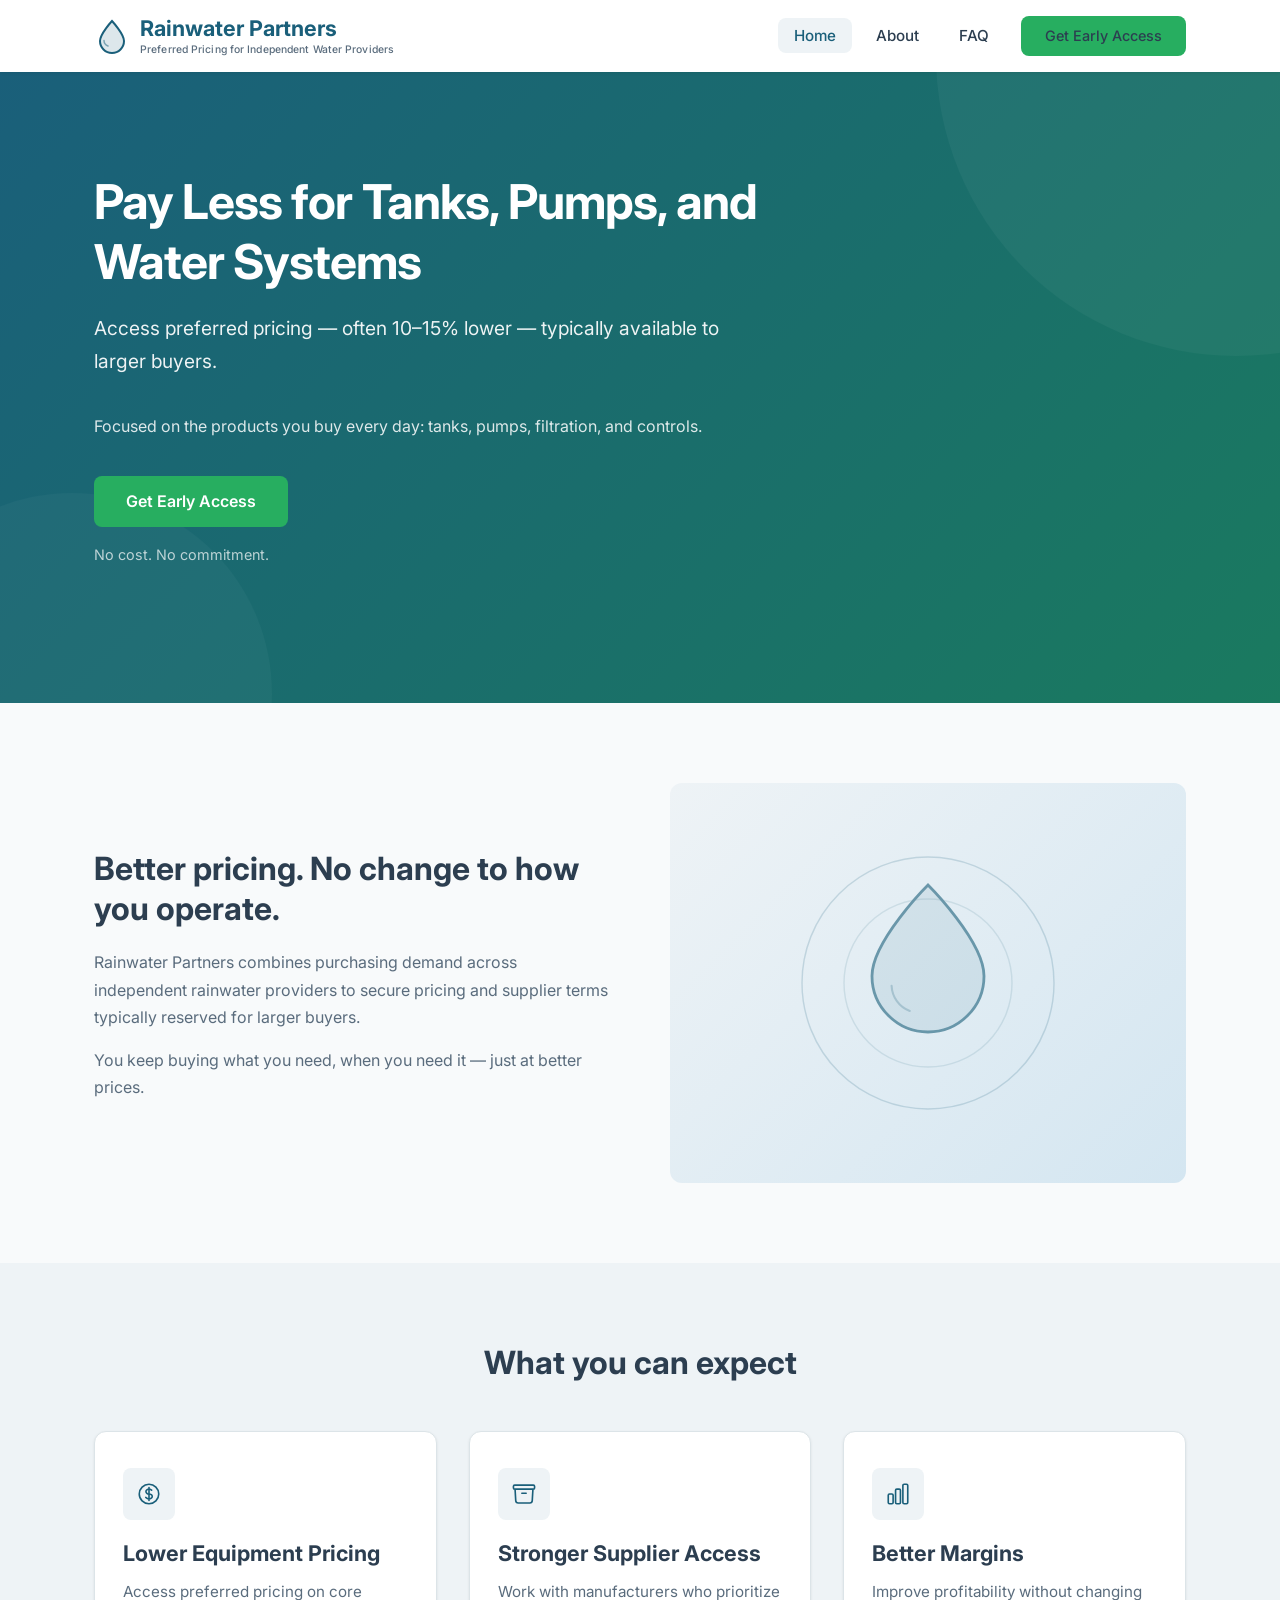
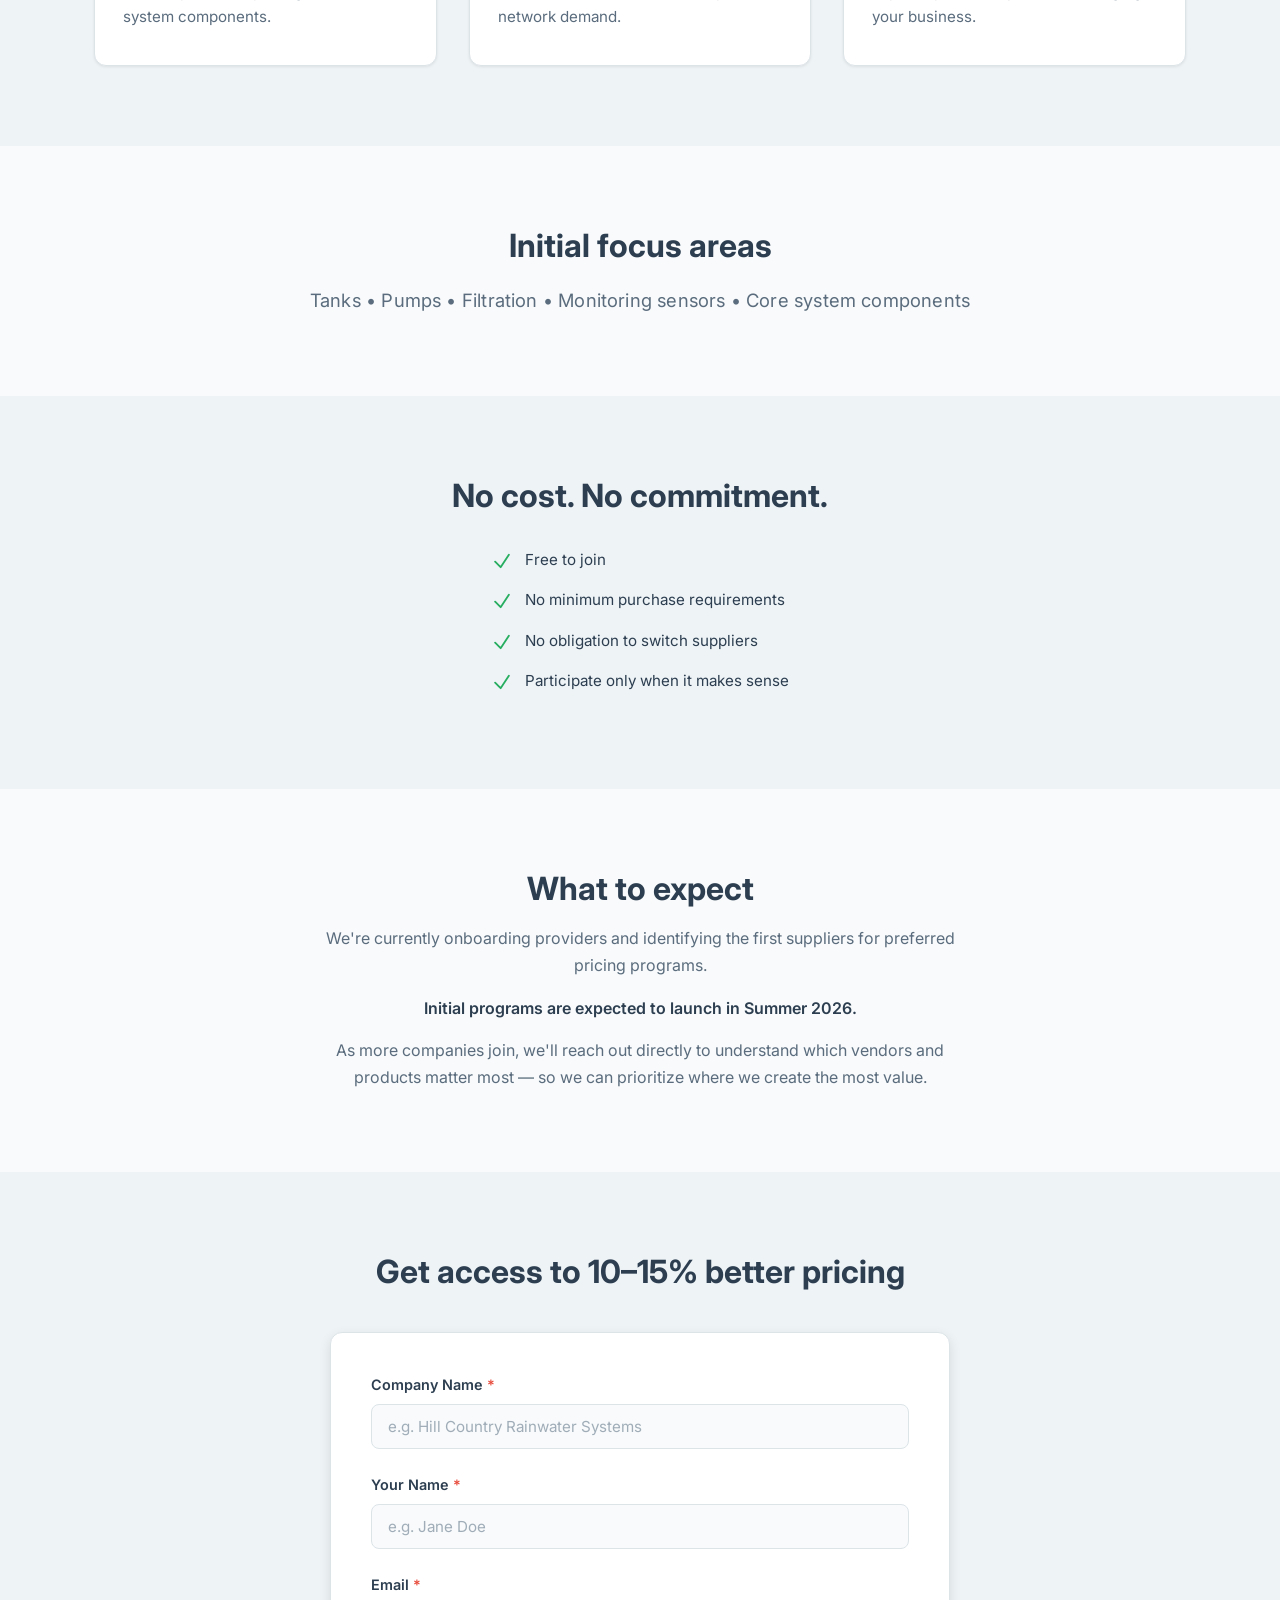
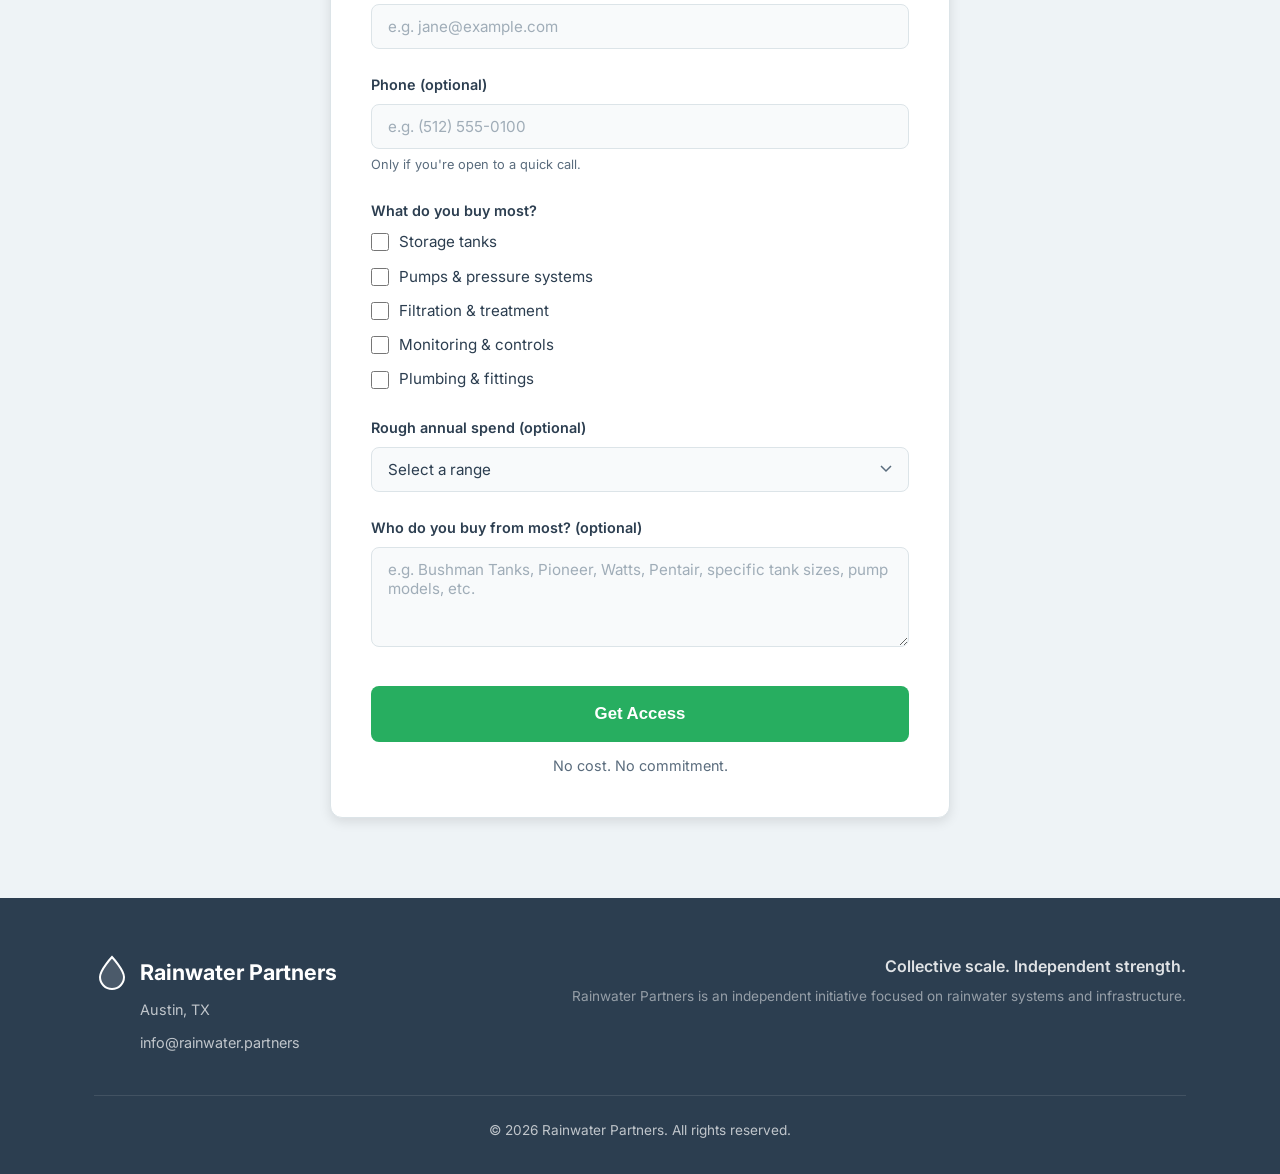
<file: index.html>
<!DOCTYPE html>
<html lang="en">
<head>
  <meta charset="UTF-8">
  <meta name="viewport" content="width=device-width, initial-scale=1.0">
  <meta name="description" content="Rainwater Partners negotiates preferred pricing on tanks, pumps, filtration, and monitoring systems on behalf of independent water providers. Join the waitlist today.">
  <title>Rainwater Partners &mdash; Preferred Pricing for Independent Water Providers</title>
  <link rel="icon" type="image/svg+xml" href="favicon.svg">
  <link rel="preconnect" href="https://fonts.googleapis.com">
  <link rel="preconnect" href="https://fonts.gstatic.com" crossorigin>
  <link href="https://fonts.googleapis.com/css2?family=Inter:wght@400;500;600;700&display=swap" rel="stylesheet">
  <link rel="stylesheet" href="css/styles.css">
</head>
<body>

  <!-- Header -->
  <header class="header">
    <div class="container">
      <a href="index.html" class="logo">
        <svg viewBox="0 0 36 36" fill="none" xmlns="http://www.w3.org/2000/svg">
          <path d="M18 3C18 3 6 16 6 23a12 12 0 0 0 24 0C30 16 18 3 18 3z" fill="currentColor" opacity="0.15"/>
          <path d="M18 3C18 3 6 16 6 23a12 12 0 0 0 24 0C30 16 18 3 18 3z" stroke="currentColor" stroke-width="2" fill="none"/>
          <path d="M14 28a6 6 0 0 1-4-5.5" stroke="currentColor" stroke-width="1.5" stroke-linecap="round" opacity="0.5"/>
        </svg>
        <span class="logo__text">
          Rainwater Partners
          <span class="logo__subtitle">Preferred Pricing for Independent Water Providers</span>
        </span>
      </a>
      <nav>
        <div class="nav__overlay" id="navOverlay"></div>
        <ul class="nav__links" id="navLinks">
          <li><a href="index.html" class="active">Home</a></li>
          <li><a href="about.html">About</a></li>
          <li><a href="faq.html">FAQ</a></li>
          <li class="nav__cta"><a href="#join" class="btn btn--accent">Get Early Access</a></li>
        </ul>
        <button class="nav__toggle" id="navToggle" aria-label="Toggle navigation">
          <span></span><span></span><span></span>
        </button>
      </nav>
    </div>
  </header>

  <!-- Hero -->
  <section class="hero">
    <div class="container">
      <div class="hero__content">
        <h1>Pay Less for Tanks, Pumps, and Water Systems</h1>
        <p>Access preferred pricing &mdash; often 10&ndash;15% lower &mdash; typically available to larger buyers.</p>
        <p style="opacity:0.85;font-size:1rem;margin-bottom:36px;">Focused on the products you buy every day: tanks, pumps, filtration, and controls.</p>
        <div class="hero__actions">
          <a href="#join" class="btn btn--accent">Get Early Access</a>
        </div>
        <p style="opacity:0.7;font-size:0.9rem;margin-top:16px;">No cost. No commitment.</p>
      </div>
    </div>
  </section>

  <!-- Core Value -->
  <section class="section">
    <div class="container">
      <div class="about__grid">
        <div class="about__text">
          <h2>Better pricing. No change to how you operate.</h2>
          <p>Rainwater Partners combines purchasing demand across independent rainwater providers to secure pricing and supplier terms typically reserved for larger buyers.</p>
          <p>You keep buying what you need, when you need it &mdash; just at better prices.</p>
        </div>
        <div class="about__image">
          <svg viewBox="0 0 200 200" fill="none" xmlns="http://www.w3.org/2000/svg">
            <circle cx="100" cy="100" r="90" stroke="currentColor" stroke-width="1" opacity="0.3"/>
            <circle cx="100" cy="100" r="60" stroke="currentColor" stroke-width="1" opacity="0.2"/>
            <path d="M100 30C100 30 60 70 60 95a40 40 0 0 0 80 0c0-25-40-65-40-65z" fill="currentColor" opacity="0.15"/>
            <path d="M100 30C100 30 60 70 60 95a40 40 0 0 0 80 0c0-25-40-65-40-65z" stroke="currentColor" stroke-width="2" fill="none"/>
            <path d="M87 120a20 20 0 0 1-13-18" stroke="currentColor" stroke-width="1.5" stroke-linecap="round" opacity="0.4"/>
          </svg>
        </div>
      </div>
    </div>
  </section>

  <!-- What You Get -->
  <section class="section section--alt">
    <div class="container">
      <div class="text-center">
        <h2>What you can expect</h2>
      </div>
      <div class="features__grid">
        <div class="feature-card">
          <div class="feature-card__icon">
            <svg xmlns="http://www.w3.org/2000/svg" fill="none" viewBox="0 0 24 24" stroke-width="1.5" stroke="currentColor"><path stroke-linecap="round" stroke-linejoin="round" d="M12 6v12m-3-2.818.879.659c1.171.879 3.07.879 4.242 0 1.172-.879 1.172-2.303 0-3.182C13.536 12.219 12.768 12 12 12c-.725 0-1.45-.22-2.003-.659-1.106-.879-1.106-2.303 0-3.182s2.9-.879 4.006 0l.415.33M21 12a9 9 0 1 1-18 0 9 9 0 0 1 18 0Z"/></svg>
          </div>
          <h3>Lower Equipment Pricing</h3>
          <p>Access preferred pricing on core system components.</p>
        </div>
        <div class="feature-card">
          <div class="feature-card__icon">
            <svg xmlns="http://www.w3.org/2000/svg" fill="none" viewBox="0 0 24 24" stroke-width="1.5" stroke="currentColor"><path stroke-linecap="round" stroke-linejoin="round" d="m20.25 7.5-.625 10.632a2.25 2.25 0 0 1-2.247 2.118H6.622a2.25 2.25 0 0 1-2.247-2.118L3.75 7.5M10 11.25h4M3.375 7.5h17.25c.621 0 1.125-.504 1.125-1.125v-1.5c0-.621-.504-1.125-1.125-1.125H3.375c-.621 0-1.125.504-1.125 1.125v1.5c0 .621.504 1.125 1.125 1.125Z"/></svg>
          </div>
          <h3>Stronger Supplier Access</h3>
          <p>Work with manufacturers who prioritize network demand.</p>
        </div>
        <div class="feature-card">
          <div class="feature-card__icon">
            <svg xmlns="http://www.w3.org/2000/svg" fill="none" viewBox="0 0 24 24" stroke-width="1.5" stroke="currentColor"><path stroke-linecap="round" stroke-linejoin="round" d="M3 13.125C3 12.504 3.504 12 4.125 12h2.25c.621 0 1.125.504 1.125 1.125v6.75C7.5 20.496 6.996 21 6.375 21h-2.25A1.125 1.125 0 0 1 3 19.875v-6.75ZM9.75 8.625c0-.621.504-1.125 1.125-1.125h2.25c.621 0 1.125.504 1.125 1.125v11.25c0 .621-.504 1.125-1.125 1.125h-2.25a1.125 1.125 0 0 1-1.125-1.125V8.625ZM16.5 4.125c0-.621.504-1.125 1.125-1.125h2.25C20.496 3 21 3.504 21 4.125v15.75c0 .621-.504 1.125-1.125 1.125h-2.25a1.125 1.125 0 0 1-1.125-1.125V4.125Z"/></svg>
          </div>
          <h3>Better Margins</h3>
          <p>Improve profitability without changing your business.</p>
        </div>
      </div>
    </div>
  </section>

  <!-- Products -->
  <section class="section">
    <div class="container">
      <div class="text-center">
        <h2>Initial focus areas</h2>
        <p class="products__list">Tanks &bull; Pumps &bull; Filtration &bull; Monitoring sensors &bull; Core system components</p>
      </div>
    </div>
  </section>

  <!-- No Downside -->
  <section class="section section--alt">
    <div class="container">
      <div class="text-center" style="max-width:620px;margin:0 auto;">
        <h2>No cost. No commitment.</h2>
        <ul class="about__values" style="margin-top:32px;text-align:left;display:inline-block;">
          <li>
            <svg xmlns="http://www.w3.org/2000/svg" fill="none" viewBox="0 0 24 24" stroke-width="2" stroke="currentColor"><path stroke-linecap="round" stroke-linejoin="round" d="m4.5 12.75 6 6 9-13.5"/></svg>
            Free to join
          </li>
          <li>
            <svg xmlns="http://www.w3.org/2000/svg" fill="none" viewBox="0 0 24 24" stroke-width="2" stroke="currentColor"><path stroke-linecap="round" stroke-linejoin="round" d="m4.5 12.75 6 6 9-13.5"/></svg>
            No minimum purchase requirements
          </li>
          <li>
            <svg xmlns="http://www.w3.org/2000/svg" fill="none" viewBox="0 0 24 24" stroke-width="2" stroke="currentColor"><path stroke-linecap="round" stroke-linejoin="round" d="m4.5 12.75 6 6 9-13.5"/></svg>
            No obligation to switch suppliers
          </li>
          <li>
            <svg xmlns="http://www.w3.org/2000/svg" fill="none" viewBox="0 0 24 24" stroke-width="2" stroke="currentColor"><path stroke-linecap="round" stroke-linejoin="round" d="m4.5 12.75 6 6 9-13.5"/></svg>
            Participate only when it makes sense
          </li>
        </ul>
      </div>
    </div>
  </section>

  <!-- What To Expect -->
  <section class="section">
    <div class="container">
      <div class="text-center" style="max-width:660px;margin:0 auto;">
        <h2>What to expect</h2>
        <p style="color:var(--color-text-light);margin-top:16px;line-height:1.7;">We're currently onboarding providers and identifying the first suppliers for preferred pricing programs.</p>
        <p style="color:var(--color-text);font-weight:600;margin-top:16px;">Initial programs are expected to launch in Summer 2026.</p>
        <p style="color:var(--color-text-light);margin-top:16px;line-height:1.7;">As more companies join, we'll reach out directly to understand which vendors and products matter most &mdash; so we can prioritize where we create the most value.</p>
      </div>
    </div>
  </section>

  <!-- CTA / Join Form -->
  <section class="section section--alt" id="join">
    <div class="container">
      <div class="form-section">
        <div class="form-section__intro">
          <h2>Get access to 10&ndash;15% better pricing</h2>
        </div>

        <form class="form" id="signupForm" novalidate>
          <div class="form__group">
            <label class="form__label" for="companyName">Company Name <span>*</span></label>
            <input class="form__input" type="text" id="companyName" name="companyName" placeholder="e.g. Hill Country Rainwater Systems" required>
          </div>

          <div class="form__group">
            <label class="form__label" for="contactName">Your Name <span>*</span></label>
            <input class="form__input" type="text" id="contactName" name="contactName" placeholder="e.g. Jane Doe" required>
          </div>

          <div class="form__group">
            <label class="form__label" for="email">Email <span>*</span></label>
            <input class="form__input" type="email" id="email" name="email" placeholder="e.g. jane@example.com" required>
          </div>

          <div class="form__group">
            <label class="form__label" for="phone">Phone (optional)</label>
            <input class="form__input" type="tel" id="phone" name="phone" placeholder="e.g. (512) 555-0100">
            <div class="form__hint">Only if you're open to a quick call.</div>
            <div class="form__nudge" id="phoneNudge">That doesn't look like a valid phone number.</div>
          </div>

          <div class="form__group">
            <label class="form__label">What do you buy most?</label>
            <div class="form__checkboxes">
              <label class="form__checkbox">
                <input type="checkbox" name="products" value="Storage tanks">
                <span>Storage tanks</span>
              </label>
              <label class="form__checkbox">
                <input type="checkbox" name="products" value="Pumps & pressure systems">
                <span>Pumps &amp; pressure systems</span>
              </label>
              <label class="form__checkbox">
                <input type="checkbox" name="products" value="Filtration & treatment">
                <span>Filtration &amp; treatment</span>
              </label>
              <label class="form__checkbox">
                <input type="checkbox" name="products" value="Monitoring & controls">
                <span>Monitoring &amp; controls</span>
              </label>
              <label class="form__checkbox">
                <input type="checkbox" name="products" value="Plumbing & fittings">
                <span>Plumbing &amp; fittings</span>
              </label>
            </div>
          </div>

          <div class="form__group">
            <label class="form__label" for="annualSpend">Rough annual spend (optional)</label>
            <select class="form__select" id="annualSpend" name="annualSpend">
              <option value="" disabled selected>Select a range</option>
              <option value="under-25k">Under $25,000</option>
              <option value="25k-50k">$25,000 &ndash; $50,000</option>
              <option value="50k-100k">$50,000 &ndash; $100,000</option>
              <option value="100k-250k">$100,000 &ndash; $250,000</option>
              <option value="250k-500k">$250,000 &ndash; $500,000</option>
              <option value="500k-plus">$500,000+</option>
            </select>
          </div>

          <div class="form__group">
            <label class="form__label" for="vendors">Who do you buy from most? (optional)</label>
            <textarea class="form__textarea" id="vendors" name="vendors" placeholder="e.g. Bushman Tanks, Pioneer, Watts, Pentair, specific tank sizes, pump models, etc."></textarea>
          </div>

          <button type="submit" class="btn btn--accent">Get Access</button>
          <div class="form__error" id="formError"></div>
          <p style="text-align:center;color:var(--color-text-light);font-size:0.9rem;margin-top:12px;">No cost. No commitment.</p>
        </form>

        <!-- Success state -->
        <div class="form__success" id="formSuccess">
          <svg xmlns="http://www.w3.org/2000/svg" fill="none" viewBox="0 0 24 24" stroke-width="1.5" stroke="currentColor">
            <path stroke-linecap="round" stroke-linejoin="round" d="M9 12.75 11.25 15 15 9.75M21 12a9 9 0 1 1-18 0 9 9 0 0 1 18 0Z"/>
          </svg>
          <h3>You're in.</h3>
          <p>We'll follow up directly to understand your purchasing priorities. Initial programs are expected to launch in Summer 2026.</p>
        </div>
      </div>
    </div>
  </section>

  <!-- Footer -->
  <footer class="footer">
    <div class="container">
      <div class="footer__simple">
        <div class="footer__brand">
          <a href="index.html" class="logo" style="color:#fff;">
            <svg viewBox="0 0 36 36" fill="none" xmlns="http://www.w3.org/2000/svg">
              <path d="M18 3C18 3 6 16 6 23a12 12 0 0 0 24 0C30 16 18 3 18 3z" fill="currentColor" opacity="0.15"/>
              <path d="M18 3C18 3 6 16 6 23a12 12 0 0 0 24 0C30 16 18 3 18 3z" stroke="currentColor" stroke-width="2" fill="none"/>
            </svg>
            Rainwater Partners
          </a>
          <p>Austin, TX</p>
          <p><a href="mailto:info@rainwater.partners">info@rainwater.partners</a></p>
        </div>
        <div class="footer__tagline">
          <p>Collective scale. Independent strength.</p>
          <p class="footer__note">Rainwater Partners is an independent initiative focused on rainwater systems and infrastructure.</p>
        </div>
      </div>
      <div class="footer__bottom">
        &copy; 2026 Rainwater Partners. All rights reserved.
      </div>
    </div>
  </footer>

  <script src="js/main.js"></script>
</body>
</html>
</file>
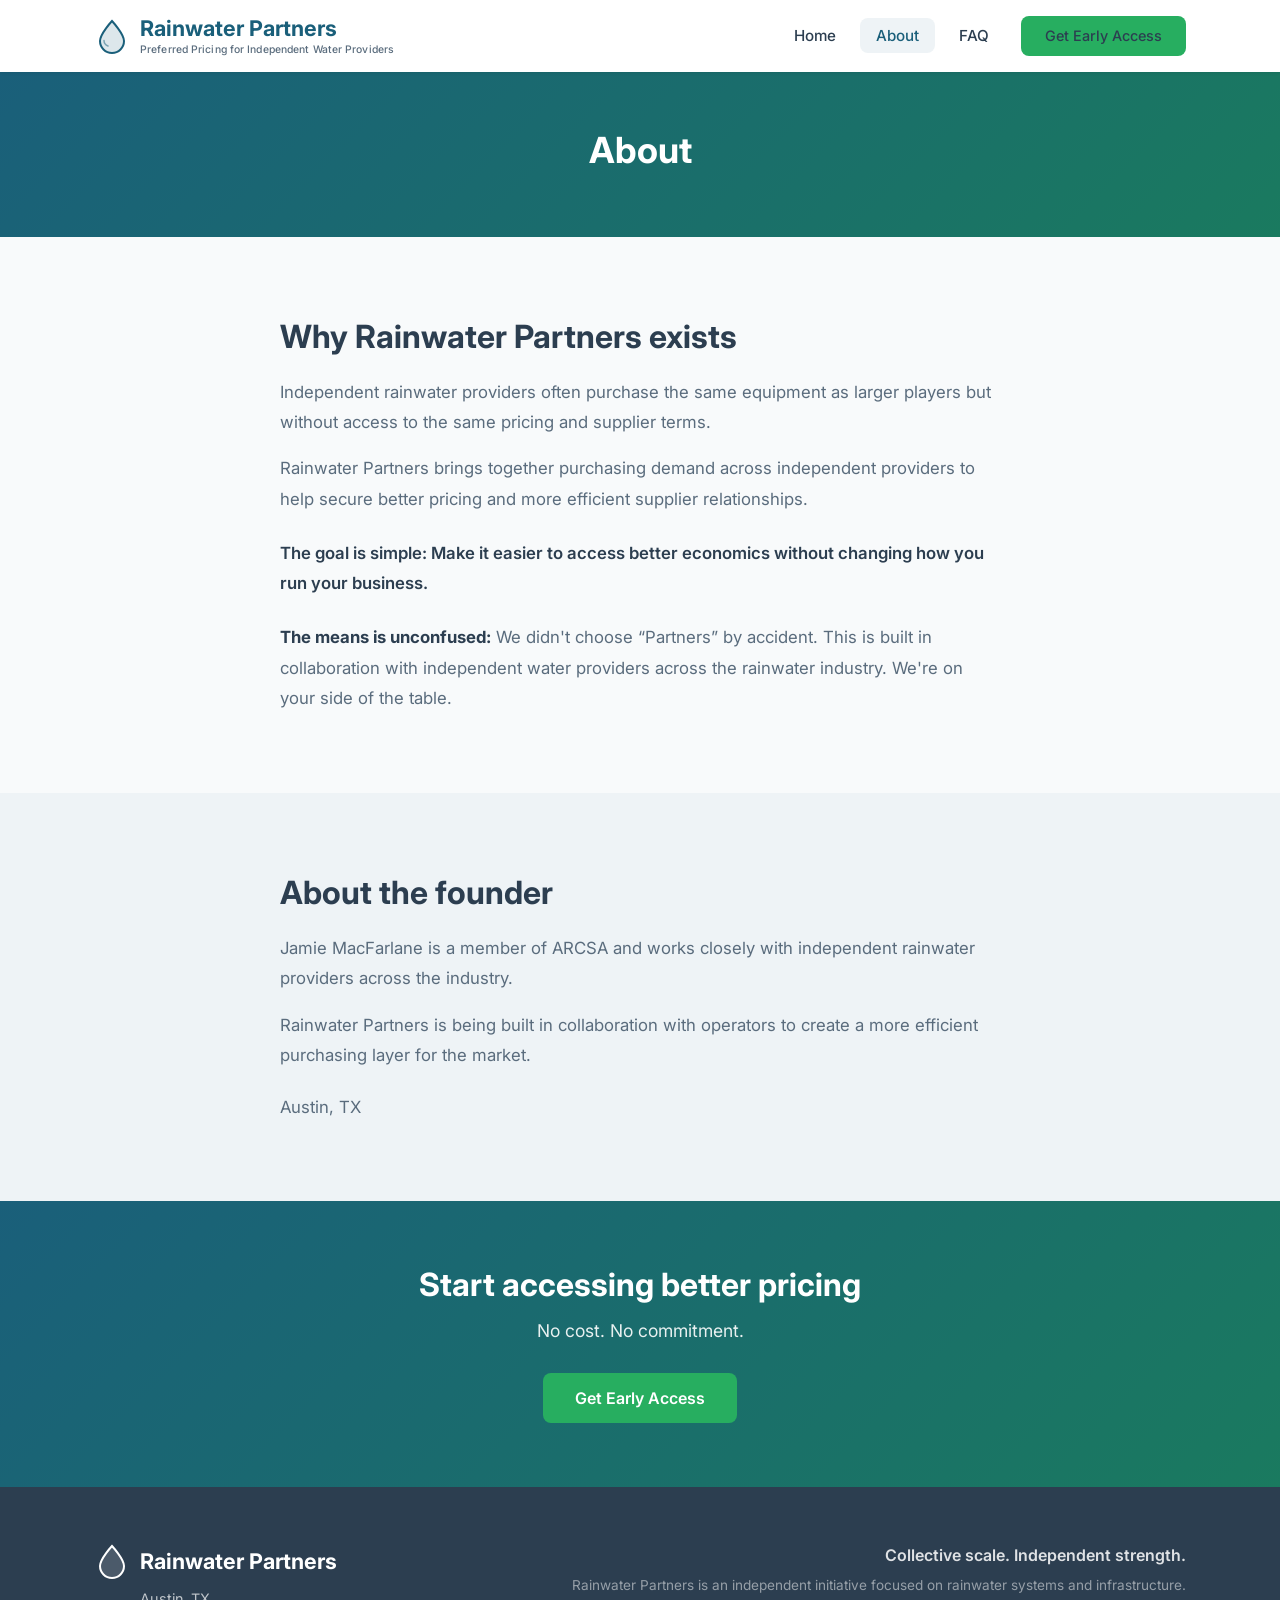
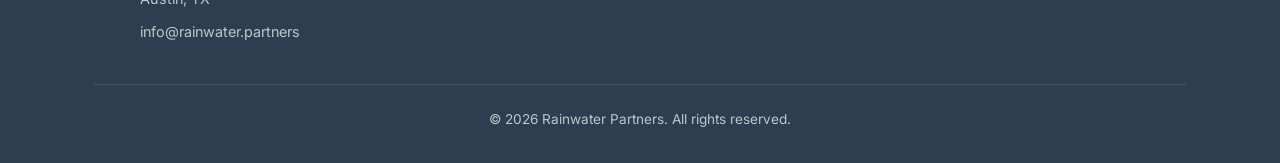
<file: about.html>
<!DOCTYPE html>
<html lang="en">
<head>
  <meta charset="UTF-8">
  <meta name="viewport" content="width=device-width, initial-scale=1.0">
  <meta name="description" content="Why Rainwater Partners exists — helping independent providers access better pricing and supplier terms through collective purchasing demand.">
  <title>About &mdash; Rainwater Partners</title>
  <link rel="icon" type="image/svg+xml" href="favicon.svg">
  <link rel="preconnect" href="https://fonts.googleapis.com">
  <link rel="preconnect" href="https://fonts.gstatic.com" crossorigin>
  <link href="https://fonts.googleapis.com/css2?family=Inter:wght@400;500;600;700&display=swap" rel="stylesheet">
  <link rel="stylesheet" href="css/styles.css">
</head>
<body>

  <!-- Header -->
  <header class="header">
    <div class="container">
      <a href="index.html" class="logo">
        <svg viewBox="0 0 36 36" fill="none" xmlns="http://www.w3.org/2000/svg">
          <path d="M18 3C18 3 6 16 6 23a12 12 0 0 0 24 0C30 16 18 3 18 3z" fill="currentColor" opacity="0.15"/>
          <path d="M18 3C18 3 6 16 6 23a12 12 0 0 0 24 0C30 16 18 3 18 3z" stroke="currentColor" stroke-width="2" fill="none"/>
          <path d="M14 28a6 6 0 0 1-4-5.5" stroke="currentColor" stroke-width="1.5" stroke-linecap="round" opacity="0.5"/>
        </svg>
        <span class="logo__text">
          Rainwater Partners
          <span class="logo__subtitle">Preferred Pricing for Independent Water Providers</span>
        </span>
      </a>
      <nav>
        <div class="nav__overlay" id="navOverlay"></div>
        <ul class="nav__links" id="navLinks">
          <li><a href="index.html">Home</a></li>
          <li><a href="about.html" class="active">About</a></li>
          <li><a href="faq.html">FAQ</a></li>
          <li class="nav__cta"><a href="index.html#join" class="btn btn--accent">Get Early Access</a></li>
        </ul>
        <button class="nav__toggle" id="navToggle" aria-label="Toggle navigation">
          <span></span><span></span><span></span>
        </button>
      </nav>
    </div>
  </header>

  <!-- Page Header -->
  <section class="page-header">
    <div class="container">
      <h1>About</h1>
    </div>
  </section>

  <!-- Why We Exist -->
  <section class="section">
    <div class="container">
      <div style="max-width:720px;margin:0 auto;">
        <h2>Why Rainwater Partners exists</h2>
        <p style="color:var(--color-text-light);margin-top:20px;line-height:1.8;font-size:1.05rem;">Independent rainwater providers often purchase the same equipment as larger players but without access to the same pricing and supplier terms.</p>
        <p style="color:var(--color-text-light);margin-top:16px;line-height:1.8;font-size:1.05rem;">Rainwater Partners brings together purchasing demand across independent providers to help secure better pricing and more efficient supplier relationships.</p>
        <p style="color:var(--color-text);margin-top:24px;line-height:1.8;font-size:1.05rem;font-weight:600;">The goal is simple: Make it easier to access better economics without changing how you run your business.</p>
        <p style="color:var(--color-text-light);margin-top:24px;line-height:1.8;font-size:1.05rem;"><strong style="color:var(--color-text);">The means is unconfused:</strong> We didn't choose &ldquo;Partners&rdquo; by accident. This is built in collaboration with independent water providers across the rainwater industry. We're on your side of the table.</p>
      </div>
    </div>
  </section>

  <!-- About the Founder -->
  <section class="section section--alt">
    <div class="container">
      <div style="max-width:720px;margin:0 auto;">
        <h2>About the founder</h2>
        <p style="color:var(--color-text-light);margin-top:20px;line-height:1.8;font-size:1.05rem;">Jamie MacFarlane is a member of ARCSA and works closely with independent rainwater providers across the industry.</p>
        <p style="color:var(--color-text-light);margin-top:16px;line-height:1.8;font-size:1.05rem;">Rainwater Partners is being built in collaboration with operators to create a more efficient purchasing layer for the market.</p>
        <p style="color:var(--color-text-light);margin-top:24px;font-size:1.05rem;">Austin, TX</p>
      </div>
    </div>
  </section>

  <!-- CTA Banner -->
  <section class="cta-banner">
    <div class="container">
      <h2>Start accessing better pricing</h2>
      <p>No cost. No commitment.</p>
      <a href="index.html#join" class="btn btn--accent">Get Early Access</a>
    </div>
  </section>

  <!-- Footer -->
  <footer class="footer">
    <div class="container">
      <div class="footer__simple">
        <div class="footer__brand">
          <a href="index.html" class="logo" style="color:#fff;">
            <svg viewBox="0 0 36 36" fill="none" xmlns="http://www.w3.org/2000/svg">
              <path d="M18 3C18 3 6 16 6 23a12 12 0 0 0 24 0C30 16 18 3 18 3z" fill="currentColor" opacity="0.15"/>
              <path d="M18 3C18 3 6 16 6 23a12 12 0 0 0 24 0C30 16 18 3 18 3z" stroke="currentColor" stroke-width="2" fill="none"/>
            </svg>
            Rainwater Partners
          </a>
          <p>Austin, TX</p>
          <p><a href="mailto:info@rainwater.partners">info@rainwater.partners</a></p>
        </div>
        <div class="footer__tagline">
          <p>Collective scale. Independent strength.</p>
          <p class="footer__note">Rainwater Partners is an independent initiative focused on rainwater systems and infrastructure.</p>
        </div>
      </div>
      <div class="footer__bottom">
        &copy; 2026 Rainwater Partners. All rights reserved.
      </div>
    </div>
  </footer>

  <script src="js/main.js"></script>
</body>
</html>
</file>
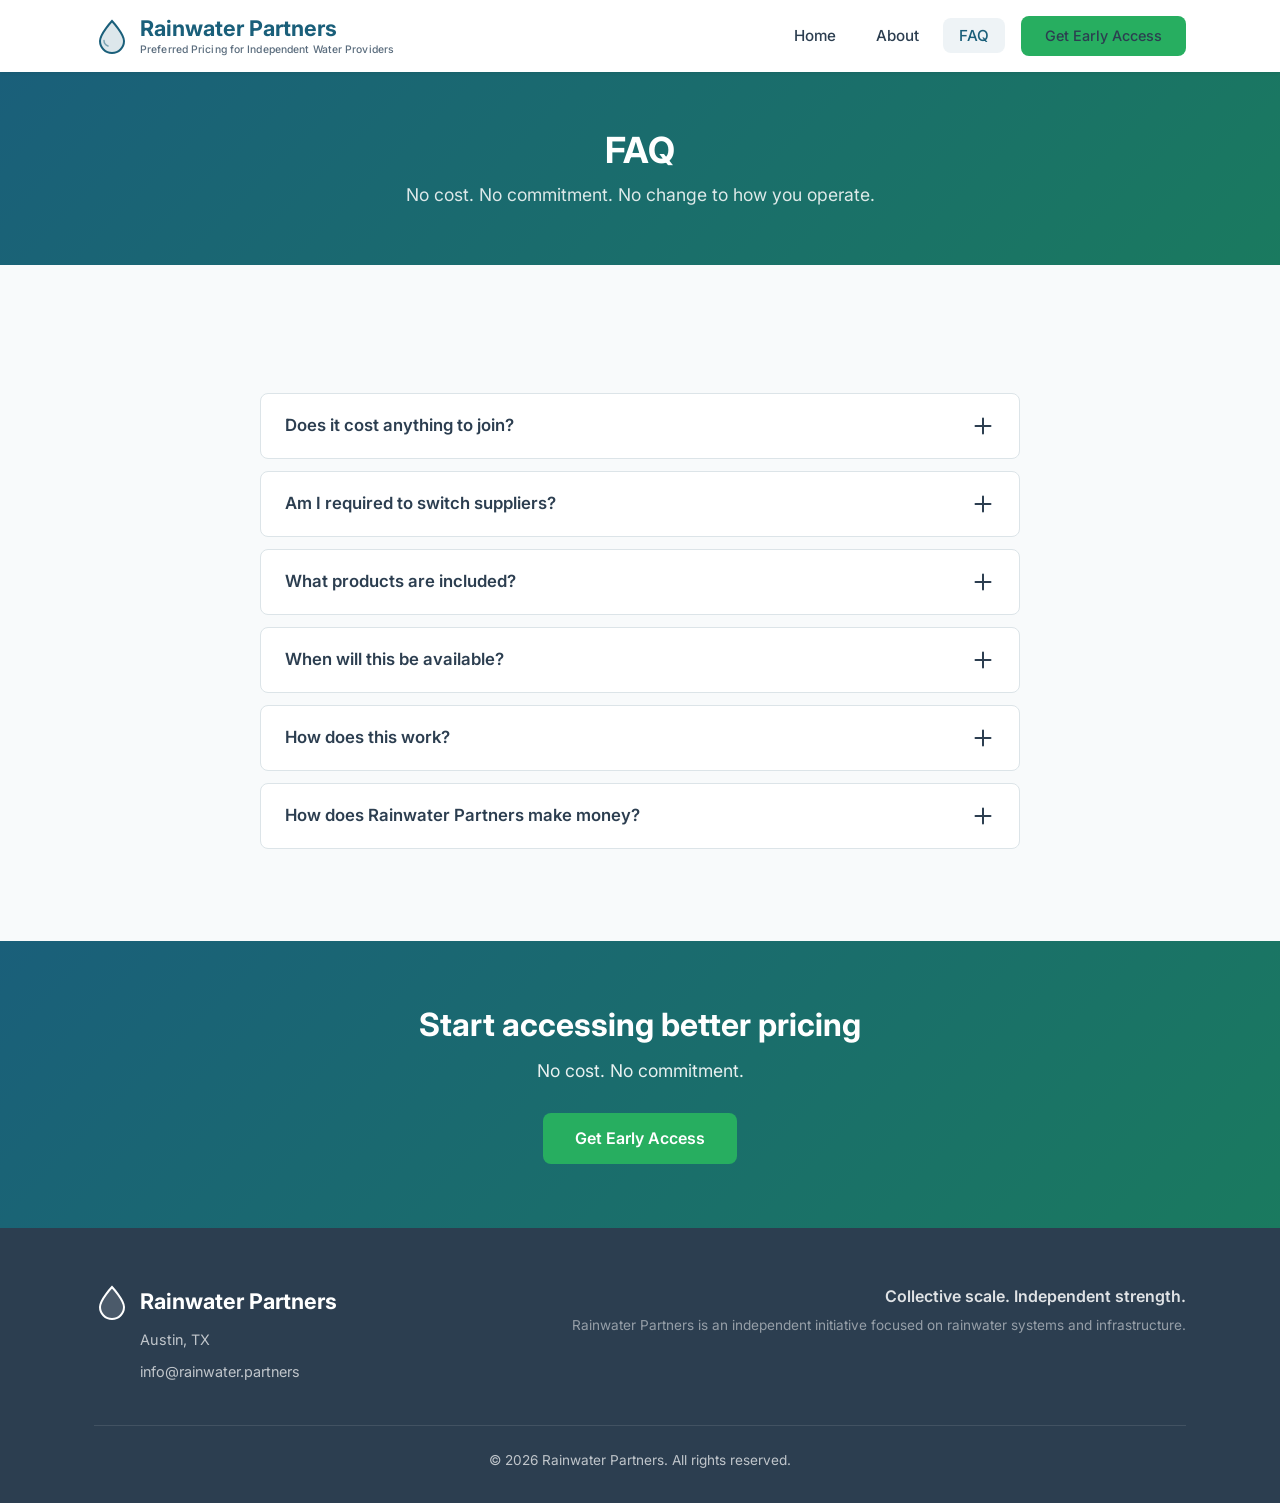
<file: faq.html>
<!DOCTYPE html>
<html lang="en">
<head>
  <meta charset="UTF-8">
  <meta name="viewport" content="width=device-width, initial-scale=1.0">
  <meta name="description" content="Frequently asked questions about Rainwater Partners — no cost, no commitment, no change to how you operate.">
  <title>FAQ &mdash; Rainwater Partners</title>
  <link rel="icon" type="image/svg+xml" href="favicon.svg">
  <link rel="preconnect" href="https://fonts.googleapis.com">
  <link rel="preconnect" href="https://fonts.gstatic.com" crossorigin>
  <link href="https://fonts.googleapis.com/css2?family=Inter:wght@400;500;600;700&display=swap" rel="stylesheet">
  <link rel="stylesheet" href="css/styles.css">
</head>
<body>

  <!-- Header -->
  <header class="header">
    <div class="container">
      <a href="index.html" class="logo">
        <svg viewBox="0 0 36 36" fill="none" xmlns="http://www.w3.org/2000/svg">
          <path d="M18 3C18 3 6 16 6 23a12 12 0 0 0 24 0C30 16 18 3 18 3z" fill="currentColor" opacity="0.15"/>
          <path d="M18 3C18 3 6 16 6 23a12 12 0 0 0 24 0C30 16 18 3 18 3z" stroke="currentColor" stroke-width="2" fill="none"/>
          <path d="M14 28a6 6 0 0 1-4-5.5" stroke="currentColor" stroke-width="1.5" stroke-linecap="round" opacity="0.5"/>
        </svg>
        <span class="logo__text">
          Rainwater Partners
          <span class="logo__subtitle">Preferred Pricing for Independent Water Providers</span>
        </span>
      </a>
      <nav>
        <div class="nav__overlay" id="navOverlay"></div>
        <ul class="nav__links" id="navLinks">
          <li><a href="index.html">Home</a></li>
          <li><a href="about.html">About</a></li>
          <li><a href="faq.html" class="active">FAQ</a></li>
          <li class="nav__cta"><a href="index.html#join" class="btn btn--accent">Get Early Access</a></li>
        </ul>
        <button class="nav__toggle" id="navToggle" aria-label="Toggle navigation">
          <span></span><span></span><span></span>
        </button>
      </nav>
    </div>
  </header>

  <!-- Page Header -->
  <section class="page-header">
    <div class="container">
      <h1>FAQ</h1>
      <p>No cost. No commitment. No change to how you operate.</p>
    </div>
  </section>

  <!-- FAQ -->
  <section class="section">
    <div class="container">
      <div class="faq__list">

        <div class="faq__item">
          <button class="faq__question" aria-expanded="false">
            Does it cost anything to join?
            <svg class="faq__icon" xmlns="http://www.w3.org/2000/svg" fill="none" viewBox="0 0 24 24" stroke-width="2" stroke="currentColor"><path stroke-linecap="round" stroke-linejoin="round" d="M12 4.5v15m7.5-7.5h-15"/></svg>
          </button>
          <div class="faq__answer">
            <div class="faq__answer__inner">
              No. There is no cost to join or participate.
            </div>
          </div>
        </div>

        <div class="faq__item">
          <button class="faq__question" aria-expanded="false">
            Am I required to switch suppliers?
            <svg class="faq__icon" xmlns="http://www.w3.org/2000/svg" fill="none" viewBox="0 0 24 24" stroke-width="2" stroke="currentColor"><path stroke-linecap="round" stroke-linejoin="round" d="M12 4.5v15m7.5-7.5h-15"/></svg>
          </button>
          <div class="faq__answer">
            <div class="faq__answer__inner">
              No. You choose what to buy and when. There are no requirements or commitments.
            </div>
          </div>
        </div>

        <div class="faq__item">
          <button class="faq__question" aria-expanded="false">
            What products are included?
            <svg class="faq__icon" xmlns="http://www.w3.org/2000/svg" fill="none" viewBox="0 0 24 24" stroke-width="2" stroke="currentColor"><path stroke-linecap="round" stroke-linejoin="round" d="M12 4.5v15m7.5-7.5h-15"/></svg>
          </button>
          <div class="faq__answer">
            <div class="faq__answer__inner">
              Initial focus areas include tanks, pumps, filtration, monitoring systems, and core components.
            </div>
          </div>
        </div>

        <div class="faq__item">
          <button class="faq__question" aria-expanded="false">
            When will this be available?
            <svg class="faq__icon" xmlns="http://www.w3.org/2000/svg" fill="none" viewBox="0 0 24 24" stroke-width="2" stroke="currentColor"><path stroke-linecap="round" stroke-linejoin="round" d="M12 4.5v15m7.5-7.5h-15"/></svg>
          </button>
          <div class="faq__answer">
            <div class="faq__answer__inner">
              We're currently onboarding members and building initial supplier programs. Initial programs are expected to launch in Summer 2026.
            </div>
          </div>
        </div>

        <div class="faq__item">
          <button class="faq__question" aria-expanded="false">
            How does this work?
            <svg class="faq__icon" xmlns="http://www.w3.org/2000/svg" fill="none" viewBox="0 0 24 24" stroke-width="2" stroke="currentColor"><path stroke-linecap="round" stroke-linejoin="round" d="M12 4.5v15m7.5-7.5h-15"/></svg>
          </button>
          <div class="faq__answer">
            <div class="faq__answer__inner">
              We combine purchasing demand across providers and work with suppliers to offer preferred pricing programs based on that volume.
            </div>
          </div>
        </div>

        <div class="faq__item">
          <button class="faq__question" aria-expanded="false">
            How does Rainwater Partners make money?
            <svg class="faq__icon" xmlns="http://www.w3.org/2000/svg" fill="none" viewBox="0 0 24 24" stroke-width="2" stroke="currentColor"><path stroke-linecap="round" stroke-linejoin="round" d="M12 4.5v15m7.5-7.5h-15"/></svg>
          </button>
          <div class="faq__answer">
            <div class="faq__answer__inner">
              We need to keep the lights on too. Just like aggregating demand helps members get better pricing, it also helps the suppliers by allowing them to serve more customers with fewer conversations. Suppliers pay us for that efficiency. Our incentives are aligned with delivering better pricing to members&hellip;we only do well if the water providers do well!
            </div>
          </div>
        </div>

      </div>
    </div>
  </section>

  <!-- CTA Banner -->
  <section class="cta-banner">
    <div class="container">
      <h2>Start accessing better pricing</h2>
      <p>No cost. No commitment.</p>
      <a href="index.html#join" class="btn btn--accent">Get Early Access</a>
    </div>
  </section>

  <!-- Footer -->
  <footer class="footer">
    <div class="container">
      <div class="footer__simple">
        <div class="footer__brand">
          <a href="index.html" class="logo" style="color:#fff;">
            <svg viewBox="0 0 36 36" fill="none" xmlns="http://www.w3.org/2000/svg">
              <path d="M18 3C18 3 6 16 6 23a12 12 0 0 0 24 0C30 16 18 3 18 3z" fill="currentColor" opacity="0.15"/>
              <path d="M18 3C18 3 6 16 6 23a12 12 0 0 0 24 0C30 16 18 3 18 3z" stroke="currentColor" stroke-width="2" fill="none"/>
            </svg>
            Rainwater Partners
          </a>
          <p>Austin, TX</p>
          <p><a href="mailto:info@rainwater.partners">info@rainwater.partners</a></p>
        </div>
        <div class="footer__tagline">
          <p>Collective scale. Independent strength.</p>
          <p class="footer__note">Rainwater Partners is an independent initiative focused on rainwater systems and infrastructure.</p>
        </div>
      </div>
      <div class="footer__bottom">
        &copy; 2026 Rainwater Partners. All rights reserved.
      </div>
    </div>
  </footer>

  <script src="js/main.js"></script>
</body>
</html>
</file>
<file: css/styles.css>
/* ===== Reset & Base ===== */
*,
*::before,
*::after {
  margin: 0;
  padding: 0;
  box-sizing: border-box;
}

:root {
  --color-primary: #1a5f7a;
  --color-primary-dark: #134a5f;
  --color-primary-light: #2980b9;
  --color-accent: #27ae60;
  --color-accent-dark: #1e8c4c;
  --color-bg: #f8fafb;
  --color-bg-alt: #eef3f6;
  --color-text: #2c3e50;
  --color-text-light: #5a6c7d;
  --color-white: #ffffff;
  --color-border: #dce4e8;
  --shadow-sm: 0 1px 3px rgba(0, 0, 0, 0.08);
  --shadow-md: 0 4px 12px rgba(0, 0, 0, 0.1);
  --shadow-lg: 0 8px 30px rgba(0, 0, 0, 0.12);
  --radius: 8px;
  --radius-lg: 12px;
  --max-width: 1140px;
  --transition: 0.25s ease;
}

html {
  scroll-behavior: smooth;
  font-size: 16px;
}

body {
  font-family: 'Inter', -apple-system, BlinkMacSystemFont, 'Segoe UI', Roboto, Oxygen, sans-serif;
  color: var(--color-text);
  background: var(--color-bg);
  line-height: 1.6;
  -webkit-font-smoothing: antialiased;
}

img {
  max-width: 100%;
  display: block;
}

a {
  color: var(--color-primary);
  text-decoration: none;
  transition: color var(--transition);
}

a:hover {
  color: var(--color-primary-light);
}

h1, h2, h3, h4 {
  line-height: 1.25;
  font-weight: 700;
  color: var(--color-text);
}

h1 { font-size: 2.75rem; }
h2 { font-size: 2rem; }
h3 { font-size: 1.35rem; }

/* ===== Utility ===== */
.container {
  max-width: var(--max-width);
  margin: 0 auto;
  padding: 0 24px;
}

.section {
  padding: 80px 0;
}

.section--alt {
  background: var(--color-bg-alt);
}

.text-center {
  text-align: center;
}

.btn {
  display: inline-block;
  padding: 14px 32px;
  font-size: 1rem;
  font-weight: 600;
  border-radius: var(--radius);
  border: none;
  cursor: pointer;
  transition: all var(--transition);
  text-align: center;
  line-height: 1.4;
}

.btn--primary {
  background: var(--color-primary);
  color: var(--color-white);
}

.btn--primary:hover {
  background: var(--color-primary-dark);
  color: var(--color-white);
  transform: translateY(-1px);
  box-shadow: var(--shadow-md);
}

.btn--accent {
  background: var(--color-accent);
  color: var(--color-white);
}

.btn--accent:hover {
  background: var(--color-accent-dark);
  color: var(--color-white);
  transform: translateY(-1px);
  box-shadow: var(--shadow-md);
}

.btn--outline {
  background: transparent;
  color: var(--color-white);
  border: 2px solid var(--color-white);
}

.btn--outline:hover {
  background: var(--color-white);
  color: var(--color-primary);
}

/* ===== Header / Nav ===== */
.header {
  background: var(--color-white);
  box-shadow: var(--shadow-sm);
  position: sticky;
  top: 0;
  z-index: 1000;
}

.header .container {
  display: flex;
  align-items: center;
  justify-content: space-between;
  height: 72px;
}

.logo {
  display: flex;
  align-items: center;
  gap: 10px;
  font-size: 1.35rem;
  font-weight: 700;
  color: var(--color-primary);
}

.logo svg {
  width: 36px;
  height: 36px;
  flex-shrink: 0;
}

.logo:hover {
  color: var(--color-primary);
}

.nav__links {
  display: flex;
  align-items: center;
  gap: 8px;
  list-style: none;
}

.nav__links a {
  padding: 8px 16px;
  font-size: 0.95rem;
  font-weight: 500;
  color: var(--color-text);
  border-radius: var(--radius);
  transition: all var(--transition);
}

.nav__links a:hover,
.nav__links a.active {
  color: var(--color-primary);
  background: var(--color-bg-alt);
}

.nav__cta {
  margin-left: 8px;
}

.nav__cta .btn {
  padding: 10px 24px;
  font-size: 0.9rem;
}

/* Mobile nav toggle */
.nav__toggle {
  display: none;
  background: none;
  border: none;
  cursor: pointer;
  padding: 8px;
}

.nav__toggle span {
  display: block;
  width: 24px;
  height: 2px;
  background: var(--color-text);
  margin: 6px 0;
  border-radius: 2px;
  transition: all var(--transition);
}

/* ===== Hero ===== */
.hero {
  background: linear-gradient(135deg, var(--color-primary) 0%, #1a7a5f 100%);
  color: var(--color-white);
  padding: 100px 0;
  position: relative;
  overflow: hidden;
}

.hero::before {
  content: '';
  position: absolute;
  top: -50%;
  right: -20%;
  width: 600px;
  height: 600px;
  background: rgba(255, 255, 255, 0.04);
  border-radius: 50%;
}

.hero::after {
  content: '';
  position: absolute;
  bottom: -30%;
  left: -10%;
  width: 400px;
  height: 400px;
  background: rgba(255, 255, 255, 0.03);
  border-radius: 50%;
}

.hero__content {
  position: relative;
  z-index: 1;
  max-width: 680px;
}

.hero__tagline {
  display: inline-block;
  background: rgba(255, 255, 255, 0.15);
  padding: 6px 16px;
  border-radius: 20px;
  font-size: 0.9rem;
  font-weight: 500;
  margin-bottom: 24px;
  letter-spacing: 0.02em;
}

.hero h1 {
  color: var(--color-white);
  margin-bottom: 20px;
  font-size: 3rem;
  letter-spacing: -0.02em;
}

.hero p {
  font-size: 1.2rem;
  opacity: 0.92;
  margin-bottom: 36px;
  line-height: 1.7;
}

.hero__actions {
  display: flex;
  gap: 16px;
  flex-wrap: wrap;
}

/* ===== Features / Benefits Grid ===== */
.features__grid {
  display: grid;
  grid-template-columns: repeat(3, 1fr);
  gap: 32px;
  margin-top: 48px;
}

.feature-card {
  background: var(--color-white);
  padding: 36px 28px;
  border-radius: var(--radius-lg);
  box-shadow: var(--shadow-sm);
  transition: all var(--transition);
  border: 1px solid var(--color-border);
}

.feature-card:hover {
  box-shadow: var(--shadow-md);
  transform: translateY(-3px);
}

.feature-card__icon {
  width: 52px;
  height: 52px;
  background: var(--color-bg-alt);
  border-radius: var(--radius);
  display: flex;
  align-items: center;
  justify-content: center;
  margin-bottom: 20px;
  color: var(--color-primary);
}

.feature-card__icon svg {
  width: 26px;
  height: 26px;
}

.feature-card h3 {
  margin-bottom: 12px;
}

.feature-card p {
  color: var(--color-text-light);
  font-size: 0.95rem;
  line-height: 1.65;
}

/* ===== Stats Banner ===== */
.stats {
  background: var(--color-primary);
  color: var(--color-white);
  padding: 48px 0;
}

.stats__grid {
  display: grid;
  grid-template-columns: repeat(4, 1fr);
  gap: 24px;
  text-align: center;
}

.stat__number {
  font-size: 2.5rem;
  font-weight: 700;
  letter-spacing: -0.02em;
}

.stat__label {
  font-size: 0.9rem;
  opacity: 0.85;
  margin-top: 4px;
}

/* ===== About Section ===== */
.about__grid {
  display: grid;
  grid-template-columns: 1fr 1fr;
  gap: 60px;
  align-items: center;
}

.about__text h2 {
  margin-bottom: 20px;
}

.about__text p {
  color: var(--color-text-light);
  margin-bottom: 16px;
  line-height: 1.7;
}

.about__values {
  list-style: none;
  margin-top: 24px;
}

.about__values li {
  display: flex;
  align-items: flex-start;
  gap: 12px;
  margin-bottom: 16px;
  font-size: 0.95rem;
}

.about__values li svg {
  width: 22px;
  height: 22px;
  color: var(--color-accent);
  flex-shrink: 0;
  margin-top: 2px;
}

.about__image {
  background: linear-gradient(135deg, var(--color-bg-alt) 0%, #d4e6f1 100%);
  border-radius: var(--radius-lg);
  padding: 48px;
  display: flex;
  align-items: center;
  justify-content: center;
  min-height: 400px;
}

.about__image svg {
  width: 100%;
  max-width: 280px;
  height: auto;
  color: var(--color-primary);
  opacity: 0.6;
}

/* ===== Team ===== */
.team__grid {
  display: grid;
  grid-template-columns: repeat(3, 1fr);
  gap: 32px;
  margin-top: 48px;
}

.team-card {
  background: var(--color-white);
  border-radius: var(--radius-lg);
  padding: 32px;
  text-align: center;
  border: 1px solid var(--color-border);
}

.team-card__avatar {
  width: 80px;
  height: 80px;
  border-radius: 50%;
  background: var(--color-bg-alt);
  margin: 0 auto 16px;
  display: flex;
  align-items: center;
  justify-content: center;
  font-size: 1.5rem;
  font-weight: 700;
  color: var(--color-primary);
}

.team-card h3 {
  margin-bottom: 4px;
  font-size: 1.1rem;
}

.team-card__role {
  color: var(--color-primary);
  font-size: 0.85rem;
  font-weight: 600;
  text-transform: uppercase;
  letter-spacing: 0.05em;
}

.team-card p {
  margin-top: 12px;
  color: var(--color-text-light);
  font-size: 0.9rem;
  line-height: 1.6;
}

/* ===== FAQ ===== */
.faq__list {
  max-width: 760px;
  margin: 48px auto 0;
}

.faq__item {
  background: var(--color-white);
  border: 1px solid var(--color-border);
  border-radius: var(--radius);
  margin-bottom: 12px;
  overflow: hidden;
  transition: box-shadow var(--transition);
}

.faq__item:hover {
  box-shadow: var(--shadow-sm);
}

.faq__question {
  width: 100%;
  background: none;
  border: none;
  padding: 20px 24px;
  font-size: 1.05rem;
  font-weight: 600;
  color: var(--color-text);
  text-align: left;
  cursor: pointer;
  display: flex;
  justify-content: space-between;
  align-items: center;
  gap: 16px;
  font-family: inherit;
  line-height: 1.4;
}

.faq__question:hover {
  color: var(--color-primary);
}

.faq__icon {
  width: 24px;
  height: 24px;
  flex-shrink: 0;
  transition: transform var(--transition);
}

.faq__item.open .faq__icon {
  transform: rotate(45deg);
}

.faq__answer {
  max-height: 0;
  overflow: hidden;
  transition: max-height 0.35s ease, padding 0.35s ease;
}

.faq__answer__inner {
  padding: 0 24px 20px;
  color: var(--color-text-light);
  line-height: 1.7;
  font-size: 0.95rem;
}

.faq__item.open .faq__answer {
  max-height: 500px;
}

/* ===== Form ===== */
.form-section {
  max-width: 620px;
  margin: 0 auto;
}

.form-section__intro {
  text-align: center;
  margin-bottom: 40px;
}

.form-section__intro h2 {
  margin-bottom: 12px;
}

.form-section__intro p {
  color: var(--color-text-light);
  font-size: 1.05rem;
}

.form {
  background: var(--color-white);
  padding: 40px;
  border-radius: var(--radius-lg);
  box-shadow: var(--shadow-md);
  border: 1px solid var(--color-border);
}

.form__group {
  margin-bottom: 24px;
}

.form__label {
  display: block;
  font-weight: 600;
  font-size: 0.9rem;
  margin-bottom: 8px;
  color: var(--color-text);
}

.form__label span {
  color: #e74c3c;
}

.form__input,
.form__select,
.form__textarea {
  width: 100%;
  padding: 12px 16px;
  font-size: 0.95rem;
  border: 1.5px solid var(--color-border);
  border-radius: var(--radius);
  background: var(--color-bg);
  color: var(--color-text);
  font-family: inherit;
  transition: border-color var(--transition), box-shadow var(--transition);
}

.form__input:focus,
.form__select:focus,
.form__textarea:focus {
  outline: none;
  border-color: var(--color-primary);
  box-shadow: 0 0 0 3px rgba(26, 95, 122, 0.12);
}

.form__input::placeholder,
.form__textarea::placeholder {
  color: #a0adb8;
}

.form__textarea {
  resize: vertical;
  min-height: 100px;
}

.form__hint {
  font-size: 0.8rem;
  color: var(--color-text-light);
  margin-top: 6px;
}

.form__nudge {
  display: none;
  font-size: 0.85rem;
  color: #b7791f;
  background: #fef5e7;
  border: 1px solid #f4d9a0;
  border-radius: var(--radius);
  padding: 8px 12px;
  margin-top: 8px;
}

.form__nudge.show {
  display: block;
}

.form__error {
  display: none;
  font-size: 0.9rem;
  color: #c0392b;
  background: #fdecea;
  border: 1px solid #f5c6c0;
  border-radius: var(--radius);
  padding: 10px 14px;
  margin-top: 12px;
  text-align: center;
}

.form__error.show {
  display: block;
}

.form__select {
  appearance: none;
  background-image: url("data:image/svg+xml,%3Csvg xmlns='http://www.w3.org/2000/svg' width='12' height='8'%3E%3Cpath d='M1 1l5 5 5-5' stroke='%235a6c7d' stroke-width='1.5' fill='none'/%3E%3C/svg%3E");
  background-repeat: no-repeat;
  background-position: right 16px center;
  padding-right: 40px;
}

/* Checkboxes */
.form__checkboxes {
  display: flex;
  flex-direction: column;
  gap: 10px;
}

.form__checkbox {
  display: flex;
  align-items: center;
  gap: 10px;
  font-size: 0.95rem;
  color: var(--color-text);
  cursor: pointer;
}

.form__checkbox input[type="checkbox"] {
  width: 18px;
  height: 18px;
  accent-color: var(--color-primary);
  cursor: pointer;
  flex-shrink: 0;
}

.form .btn {
  width: 100%;
  padding: 16px;
  font-size: 1.05rem;
  margin-top: 8px;
}

.form__success {
  display: none;
  text-align: center;
  padding: 40px 20px;
}

.form__success.show {
  display: block;
}

.form__success svg {
  width: 56px;
  height: 56px;
  color: var(--color-accent);
  margin: 0 auto 20px;
  display: block;
}

.form__success h3 {
  margin: 0 0 8px;
  font-size: 1.4rem;
}

.form__success p {
  color: var(--color-text-light);
  margin: 0;
}

/* ===== Contact ===== */
.contact__grid {
  display: grid;
  grid-template-columns: 1fr 1fr;
  gap: 48px;
  margin-top: 48px;
}

.contact-card {
  background: var(--color-white);
  border-radius: var(--radius-lg);
  padding: 36px;
  border: 1px solid var(--color-border);
  display: flex;
  align-items: flex-start;
  gap: 20px;
  transition: box-shadow var(--transition);
}

.contact-card:hover {
  box-shadow: var(--shadow-md);
}

.contact-card__icon {
  width: 48px;
  height: 48px;
  background: var(--color-bg-alt);
  border-radius: var(--radius);
  display: flex;
  align-items: center;
  justify-content: center;
  flex-shrink: 0;
  color: var(--color-primary);
}

.contact-card__icon svg {
  width: 24px;
  height: 24px;
}

.contact-card h3 {
  font-size: 1.05rem;
  margin-bottom: 6px;
}

.contact-card p {
  color: var(--color-text-light);
  font-size: 0.95rem;
  line-height: 1.6;
}

.contact-card a {
  color: var(--color-primary);
  font-weight: 500;
}

.contact__message {
  grid-column: 1 / -1;
  background: var(--color-bg-alt);
  border-radius: var(--radius-lg);
  padding: 40px;
  text-align: center;
}

.contact__message h3 {
  margin-bottom: 8px;
}

.contact__message p {
  color: var(--color-text-light);
  margin-bottom: 24px;
}

/* ===== CTA Banner ===== */
.cta-banner {
  background: linear-gradient(135deg, var(--color-primary) 0%, #1a7a5f 100%);
  color: var(--color-white);
  padding: 64px 0;
  text-align: center;
}

.cta-banner h2 {
  color: var(--color-white);
  margin-bottom: 12px;
}

.cta-banner p {
  opacity: 0.9;
  font-size: 1.1rem;
  margin-bottom: 28px;
  max-width: 500px;
  margin-left: auto;
  margin-right: auto;
}

/* ===== Footer ===== */
.footer {
  background: var(--color-text);
  color: rgba(255, 255, 255, 0.7);
  padding: 56px 0 32px;
}

.footer__grid {
  display: grid;
  grid-template-columns: 2fr 1fr 1fr 1fr;
  gap: 40px;
}

.footer__brand p {
  font-size: 0.9rem;
  line-height: 1.7;
  margin-top: 12px;
  max-width: 280px;
}

.footer h4 {
  color: var(--color-white);
  font-size: 0.9rem;
  text-transform: uppercase;
  letter-spacing: 0.06em;
  margin-bottom: 16px;
}

.footer__links {
  list-style: none;
}

.footer__links li {
  margin-bottom: 10px;
}

.footer__links a {
  color: rgba(255, 255, 255, 0.7);
  font-size: 0.9rem;
  transition: color var(--transition);
}

.footer__links a:hover {
  color: var(--color-white);
}

.footer__bottom {
  border-top: 1px solid rgba(255, 255, 255, 0.1);
  margin-top: 40px;
  padding-top: 24px;
  text-align: center;
  font-size: 0.85rem;
}

/* ===== Page Header (inner pages) ===== */
.page-header {
  background: linear-gradient(135deg, var(--color-primary) 0%, #1a7a5f 100%);
  color: var(--color-white);
  padding: 56px 0;
  text-align: center;
}

.page-header h1 {
  color: var(--color-white);
  font-size: 2.25rem;
  margin-bottom: 8px;
}

.page-header p {
  opacity: 0.85;
  font-size: 1.1rem;
}

/* ===== Responsive ===== */
@media (max-width: 1024px) {
  .features__grid,
  .team__grid {
    grid-template-columns: repeat(2, 1fr) !important;
  }

  .footer__grid {
    grid-template-columns: 1fr 1fr;
  }
}

@media (max-width: 768px) {
  h1 { font-size: 2rem; }
  h2 { font-size: 1.5rem; }

  .section { padding: 56px 0; }

  /* Mobile nav */
  .nav__toggle {
    display: block;
    z-index: 1001;
  }

  .nav__links {
    position: fixed;
    top: 0;
    right: -100%;
    width: 280px;
    height: 100vh;
    background: var(--color-white);
    flex-direction: column;
    align-items: stretch;
    padding: 80px 24px 24px;
    gap: 4px;
    box-shadow: var(--shadow-lg);
    transition: right var(--transition);
    z-index: 1000;
  }

  .nav__links.open {
    right: 0;
  }

  .nav__cta {
    margin-left: 0;
    margin-top: 12px;
  }

  .nav__cta .btn {
    width: 100%;
  }

  .nav__overlay {
    display: none;
    position: fixed;
    inset: 0;
    background: rgba(0, 0, 0, 0.4);
    z-index: 999;
  }

  .nav__overlay.open {
    display: block;
  }

  /* Hero */
  .hero { padding: 64px 0; }
  .hero h1 { font-size: 2.2rem; }
  .hero p { font-size: 1.05rem; }

  /* Grids */
  .features__grid,
  .team__grid {
    grid-template-columns: 1fr !important;
  }

  .stats__grid {
    grid-template-columns: repeat(2, 1fr);
    gap: 32px;
  }

  .about__grid {
    grid-template-columns: 1fr;
    gap: 40px;
  }

  .about__image {
    order: -1;
    min-height: 260px;
    padding: 32px;
  }

  .contact__grid {
    grid-template-columns: 1fr;
  }

  .footer__grid {
    grid-template-columns: 1fr;
    gap: 32px;
  }

  .form {
    padding: 28px 20px;
  }
}

@media (max-width: 480px) {
  .hero__actions {
    flex-direction: column;
  }

  .hero__actions .btn {
    width: 100%;
  }

  .stats__grid {
    grid-template-columns: 1fr;
  }
}

.logo__text {
  display: flex;
  flex-direction: column;
  line-height: 1.2;
}

.logo__subtitle {
  display: block;
  font-size: 0.65rem;
  font-weight: 500;
  color: #5a6c7d;
  letter-spacing: 0.01em;
  margin-top: 2px;
}

/* ===== Simplified Footer ===== */
.footer__simple {
  display: flex;
  justify-content: space-between;
  align-items: flex-start;
  gap: 40px;
}

.footer__simple .footer__brand p {
  font-size: 0.9rem;
  line-height: 1.7;
  margin-top: 8px;
  padding-left: 46px;
}

.footer__simple .footer__brand a[href^="mailto"] {
  color: rgba(255, 255, 255, 0.7);
  transition: color var(--transition);
}

.footer__simple .footer__brand a[href^="mailto"]:hover {
  color: var(--color-white);
}

.footer__tagline {
  text-align: right;
}

.footer__tagline p {
  font-size: 1rem;
  font-weight: 600;
  color: rgba(255, 255, 255, 0.85);
}

.footer__note {
  font-size: 0.85rem !important;
  font-weight: 400 !important;
  color: rgba(255, 255, 255, 0.5) !important;
  margin-top: 6px;
}

/* ===== Products List ===== */
.products__list {
  color: var(--color-text-light);
  font-size: 1.15rem;
  margin-top: 20px;
  letter-spacing: 0.01em;
}

@media (max-width: 768px) {
  .footer__simple {
    flex-direction: column;
    gap: 24px;
  }

  .footer__tagline {
    text-align: left;
  }
}
</file>
